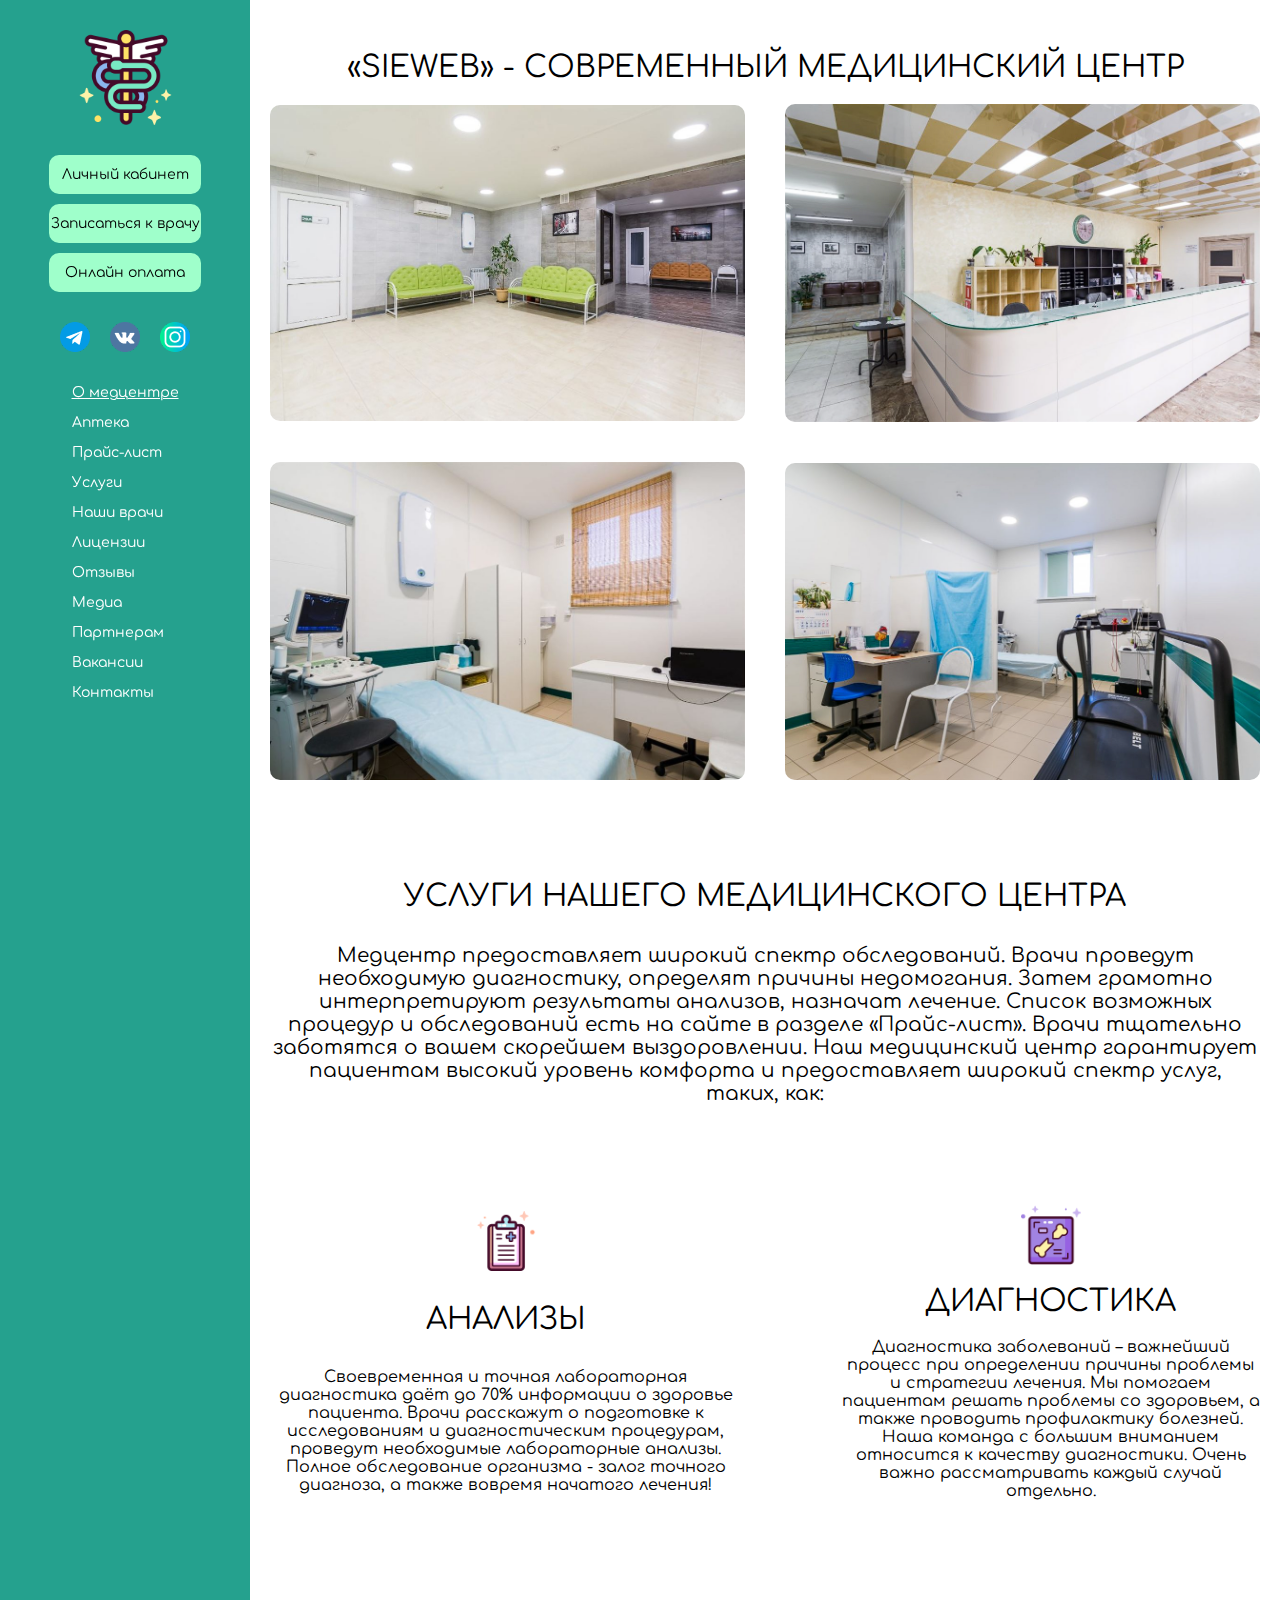
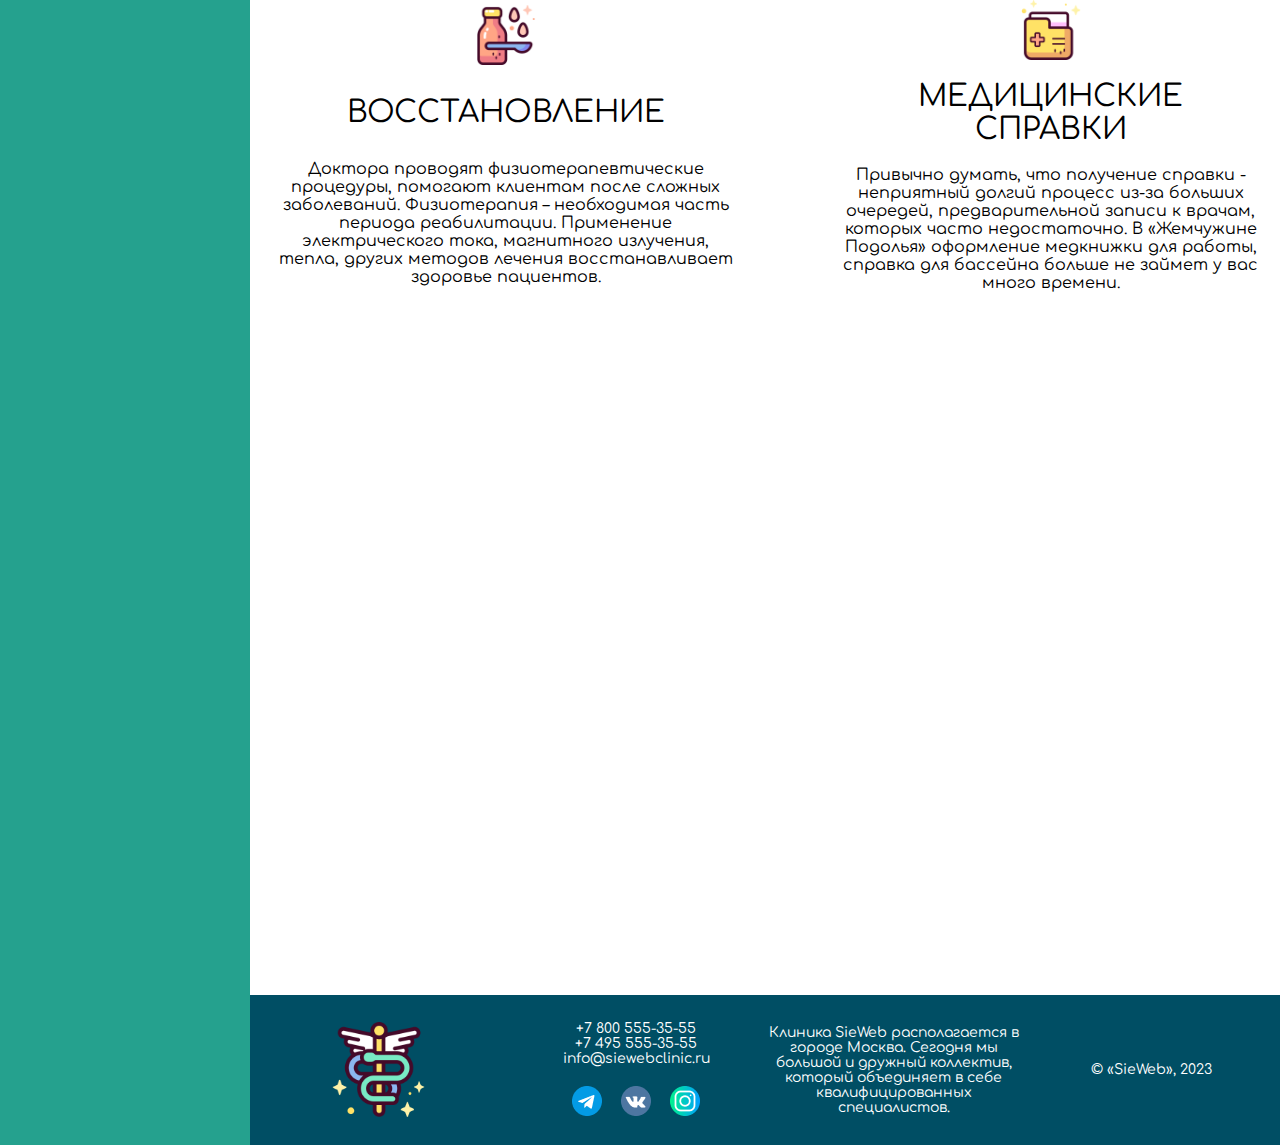
<file: index.html>
<!DOCTYPE html>
<html lang="en">
    <head>
        <meta charset="UTF-8" />
        <meta http-equiv="X-UA-Compatible" content="IE=edge" />
        <meta name="viewport" content="width=device-width, initial-scale=1.0" />
        <title>SieWeb</title>
        <link rel="stylesheet" href="index.css" />
    </head>
    <body id="index">
        <div class="menu">
            <menu>
                <img src="img/logo.png" alt="logo" id="logo" />
                <nav>
                    <button id="cabinet">Личный кабинет</button>
                    <button>Записаться к врачу</button>
                    <button>Онлайн оплата</button>
                </nav>
                <section class="media">
                    <a href="#"
                        ><img src="img/telegram.png" alt="telegram"
                    /></a>
                    <a href="#"><img src="img/vk.png" alt="vk" /></a>
                    <a href="#"
                        ><img src="img/instagram.png" alt="instagram"
                    /></a>
                </section>
                <section class="links">
                    <a href="#" class="active">О медцентре</a>
                    <a href="#">Аптека</a>
                    <a href="#">Прайс-лиcт</a>
                    <a href="#">Услуги</a>
                    <a href="#">Наши врачи</a>
                    <a href="#">Лицензии</a>
                    <a href="#">Отзывы</a>
                    <a href="#">Медиа</a>
                    <a href="#">Партнерам</a>
                    <a href="#">Вакансии</a>
                    <a href="#">Контакты</a>
                </section>
            </menu>
        </div>
        <div class="content">
            <div class="wrapper">
                <h1 class="title">«SIEWEB» - СОВРЕМЕННЫЙ МЕДИЦИНСКИЙ ЦЕНТР</h1>
                <div class="photo">
                    <img src="img/1.JPG" alt="Помещение мед центра" />
                    <img src="img/2.JPG" alt="Помещение мед центра" />
                    <img src="img/3.JPG" alt="Помещение мед центра" />
                    <img src="img/4.JPG" alt="Помещение мед центра" />
                </div>
                <section class="services">
                    <h1 class="title">УСЛУГИ НАШЕГО МЕДИЦИНСКОГО ЦЕНТРА</h1>
                    <p>
                        Медцентр предоставляет широкий спектр обследований.
                        Врачи проведут необходимую диагностику, определят
                        причины недомогания. Затем грамотно интерпретируют
                        результаты анализов, назначат лечение. Список возможных
                        процедур и обследований есть на сайте в разделе
                        «Прайс-лист». Врачи тщательно заботятся о вашем
                        скорейшем выздоровлении. Наш медицинский центр
                        гарантирует пациентам высокий уровень комфорта и
                        предоставляет широкий спектр услуг, таких, как:
                    </p>
                </section>
                <section class="service">
                    <div>
                        <img src="img/analyses.png" alt="Анализы" />
                        <p class="title">Анализы</p>
                        <p>
                            Своевременная и точная лабораторная диагностика даёт
                            до 70% информации о здоровье пациента. Врачи
                            расскажут о подготовке к исследованиям и
                            диагностическим процедурам, проведут необходимые
                            лабораторные анализы. Полное обследование организма
                            - залог точного диагноза, а также вовремя начатого
                            лечения!
                        </p>
                    </div>
                    <div>
                        <img src="img/diagnose.png" alt="Диагностика" />
                        <p class="title">Диагностика</p>
                        <p>
                            Диагностика заболеваний – важнейший процесс при
                            определении причины проблемы и стратегии лечения. Мы
                            помогаем пациентам решать проблемы со здоровьем, а
                            также проводить профилактику болезней. Наша команда
                            с большим вниманием относится к качеству
                            диагностики. Очень важно рассматривать каждый случай
                            отдельно.
                        </p>
                    </div>
                    <div>
                        <img src="img/recovery.png" alt="Восстановление" />
                        <p class="title">Восстановление</p>
                        <p>
                            Доктора проводят физиотерапевтические процедуры,
                            помогают клиентам после сложных заболеваний.
                            Физиотерапия – необходимая часть периода
                            реабилитации. Применение электрического тока,
                            магнитного излучения, тепла, других методов лечения
                            восстанавливает здоровье пациентов.
                        </p>
                    </div>
                    <div>
                        <img src="img/recepies.png" alt="Справки" />
                        <p class="title">Медицинские справки</p>
                        <p>
                            Привычно думать, что получение справки - неприятный
                            долгий процесс из-за больших очередей,
                            предварительной записи к врачам, которых часто
                            недостаточно. В «Жемчужине Подолья» оформление
                            медкнижки для работы, справка для бассейна больше не
                            займет у вас много времени.
                        </p>
                    </div>
                </section>
                <section class="video">
                    <iframe
                        width="100%"
                        height="500px"
                        src="https://www.youtube.com/embed/v19THGkTpmE"
                        title="YouTube video player"
                        frameborder="0"
                        allow="accelerometer; autoplay; clipboard-write; encrypted-media; gyroscope; picture-in-picture; web-share"
                        allowfullscreen
                    ></iframe>
                </section>
            </div>
            <footer>
                <img src="img/logo.png" alt="" id="logo" />
                <div class="contact">
                    <p>+7 800 555-35-55</p>
                    <p>+7 495 555-35-55</p>
                    <p>info@siewebclinic.ru</p>
                    <div class="media">
                        <a href="#"
                            ><img src="img/telegram.png" alt="telegram"
                        /></a>
                        <a href="#"><img src="img/vk.png" alt="vk" /></a>
                        <a href="#"
                            ><img src="img/instagram.png" alt="instagram"
                        /></a>
                    </div>
                </div>
                <p>
                    Клиника SieWeb располагается в городе Москва. Сегодня мы
                    большой и дружный коллектив, который объединяет в себе
                    квалифицированных специалистов.
                </p>
                <p>© «SieWeb», 2023</p>
            </footer>
        </div>
    </body>
    <script src="index.js"></script>
</html>
</file>
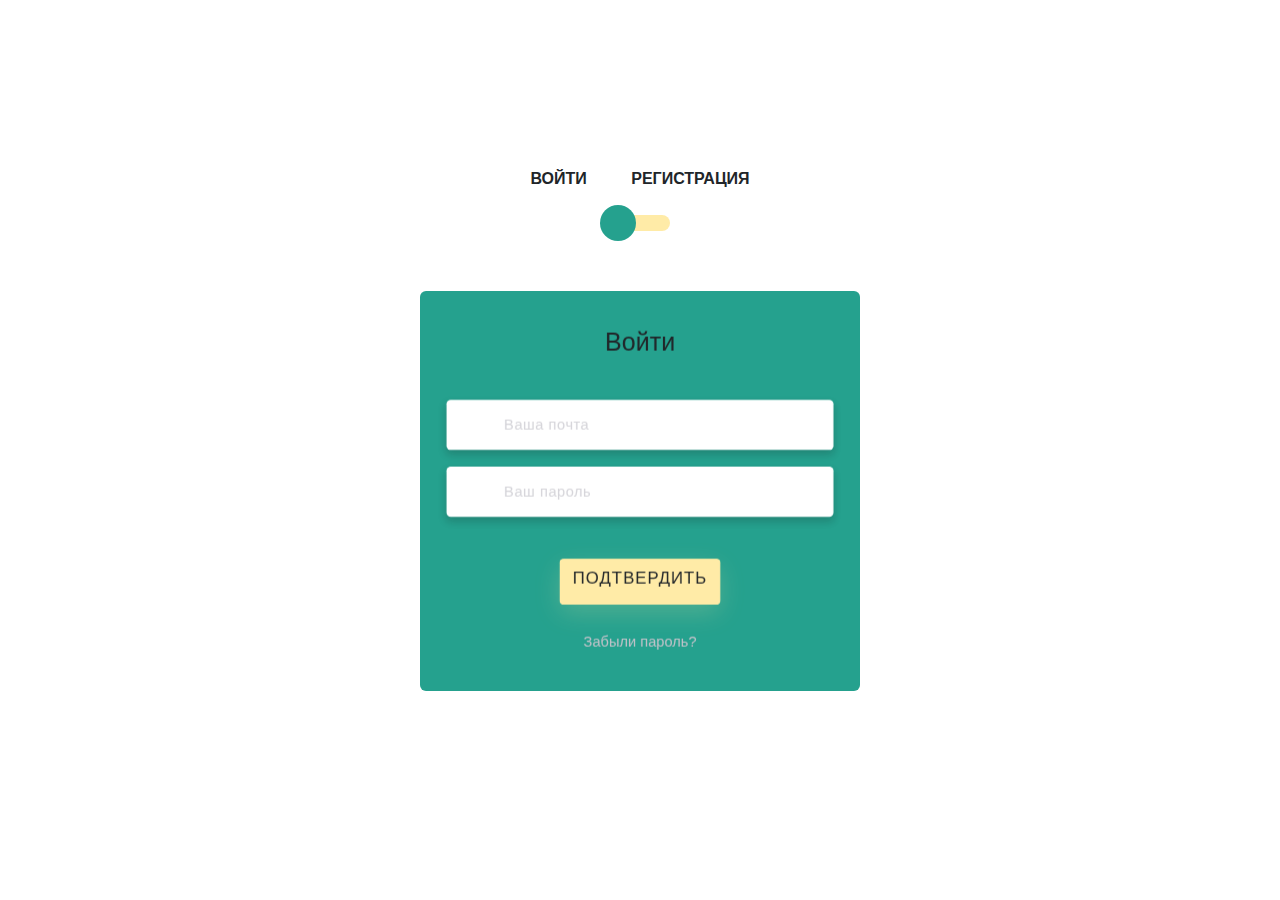
<file: registration.html>
<!DOCTYPE html>
<html lang="en">
    <head>
        <meta charset="UTF-8" />
        <meta http-equiv="X-UA-Compatible" content="IE=edge" />
        <meta name="viewport" content="width=device-width, initial-scale=1.0" />
        <link rel="stylesheet" href="registration.css" />
        <link rel="stylesheet" href="https://cdnjs.cloudflare.com/ajax/libs/twitter-bootstrap/4.5.0/css/bootstrap.min.css">
        <link rel="stylesheet" href="https://unicons.iconscout.com/release/v2.1.9/css/unicons.css">
        <title>SieWeb</title>
    </head>
    <body id="registration">
        <div class="section">
            <div class="container">
                <div class="row full-height justify-content-center">
                    <div class="col-12 text-center align-self-center py-5">
                        <div class="section pb-5 pt-5 pt-sm-2 text-center">
                            <h6 class="mb-0 pb-3">
                                <span>Войти </span><span>Регистрация</span>
                            </h6>
                            <input
                                class="checkbox"
                                type="checkbox"
                                id="reg-log"
                                name="reg-log"
                            />
                            <label for="reg-log"></label>
                            <div class="card-3d-wrap mx-auto">
                                <div class="card-3d-wrapper">
                                    <div class="card-front">
                                        <div class="center-wrap">
                                            <div class="section text-center">
                                                <h4 class="mb-4 pb-3">
                                                    Войти
                                                </h4>
                                                <div class="form-group">
                                                    <input
                                                        type="email"
                                                        name="logemail"
                                                        class="form-style"
                                                        placeholder="Ваша почта"
                                                        id="logemail"
                                                        autocomplete="off"
                                                    />
                                                    <i
                                                        class="input-icon uil uil-at"
                                                    ></i>
                                                </div>
                                                <div class="form-group mt-2">
                                                    <input
                                                        type="password"
                                                        name="logpass"
                                                        class="form-style"
                                                        placeholder="Ваш пароль"
                                                        id="logpass"
                                                        autocomplete="off"
                                                    />
                                                    <i
                                                        class="input-icon uil uil-lock-alt"
                                                    ></i>
                                                </div>
                                                <a href="index.html" class="btn mt-4" id="toindex"
                                                    >Подтвердить</a
                                                >
                                                <p
                                                    class="mb-0 mt-4 text-center"
                                                >
                                                    <a href="#0" class="link"
                                                        >Забыли пароль?</a
                                                    >
                                                </p>
                                            </div>
                                        </div>
                                    </div>
                                    <div class="card-back">
                                        <div class="center-wrap">
                                            <div class="section text-center">
                                                <h4 class="mb-4 pb-3">
                                                    Регистрация
                                                </h4>
                                                <div class="form-group">
                                                    <input
                                                        type="text"
                                                        name="logname"
                                                        class="form-style"
                                                        placeholder="Имя"
                                                        id="logname"
                                                        autocomplete="off"
                                                    />
                                                    <i
                                                        class="input-icon uil uil-user"
                                                    ></i>
                                                </div>
                                                <div class="form-group mt-2">
                                                    <input
                                                        type="email"
                                                        name="logemail"
                                                        class="form-style"
                                                        placeholder="Почта"
                                                        id="logemail"
                                                        autocomplete="off"
                                                    />
                                                    <i
                                                        class="input-icon uil uil-at"
                                                    ></i>
                                                </div>
                                                <div class="form-group mt-2">
                                                    <input
                                                        type="password"
                                                        name="logpass"
                                                        class="form-style"
                                                        placeholder="Пароль"
                                                        id="logpass"
                                                        autocomplete="off"
                                                    />
                                                    <i
                                                        class="input-icon uil uil-lock-alt"
                                                    ></i>
                                                </div>
                                                <a href="#" class="btn mt-4"
                                                    >Подтвердить</a
                                                >
                                            </div>
                                        </div>
                                    </div>
                                </div>
                            </div>
                        </div>
                    </div>
                </div>
            </div>
        </div>
    </body>
    <script src="index.js"></script>
</html>
</file>
<file: index.css>
@import url('https://fonts.googleapis.com/css2?family=Comfortaa&display=swap');

* {
    box-sizing: border-box;
    margin: 0;
    padding: 0;
    text-decoration: none;
    font-family: 'Comfortaa', cursive;
    font-size: 14px;
    color: black;
}

*::-webkit-scrollbar {
    width: 0px;
}

html {
    height: 100%;
}

button {
    width: 152px;
    height: 39px;
    background: #9FFFCB;
    border-radius: 10px;
    border: none;
}

body {
    background: white;
    display: flex;
    height: max-content;
    box-sizing: content-box;
}

#logo {
    width: 95px;
    height: auto;
}

.menu {
    position: relative;
    width: 250px;
    flex-shrink: 0;
    background: #25A18E;
}

menu {
    position: sticky;
    top: 0;
    overflow: auto;
    height: fit-content;
    width: 100%;

    display: flex;
    flex-direction: column;
    align-items: center;
    padding: 30px 0;
}

menu::-webkit-scrollbar {
    width: 0px;
}

menu nav {
    margin-top: 20px;
    display: flex;
    flex-direction: column;

    height: max-content;
}

menu nav button {
    margin-top: 10px;
}

.media { 
    margin-top: 30px;
    width: 60%;
    display: flex;
    justify-content: space-around;
}

.media img {
    width: 30px;
    height: auto;
}

menu .links {
    display: grid;
    margin-top: 30px;
    grid-template-rows: repeat(11, 30px);
}

menu .links a {
    color: white;
}

menu .links .active {
    text-decoration: underline 1px solid white;
}

.content {
    height: 100%;
    width: 100%;
}

.content .wrapper {
    display: grid;
    grid-template-rows: repeat(6, auto);
    grid-template-columns: 1fr;
    margin-top: 51px;
    gap: 100px;
    padding: 0 20px;
}

.content .title {
    text-align: center;
    font-size: 30px;
    font-style: normal;
    font-weight: 400;
}

.photo {
    margin-top: -80px;
    position: relative;
    width: 100%;
    height: fit-content;

    display: grid;
    grid-template-columns: 1fr 1fr;
    grid-template-rows: auto auto;
    gap: 40px;
}

.photo img {
    max-width: 600px;
    width: 100%;
    height: auto;
    align-self: center;
    justify-self: center;
    border-radius: 10px;
}

.services p {
    margin-top: 31px;
    font-size: 20px;
    text-align: center;
    width: 100%;
}

.service {
    display: grid;
    grid-template-columns: repeat(2, auto);
    grid-template-rows: repeat(2, auto);
    gap: 100px;
}

.service div {
    display: grid;
    grid-template-rows: repeat(3, auto);
    align-items: center;
    justify-items: center;
    gap: 20px;
}

.service div img {
    width: 60px;
    height: auto;
}

.service div .title {
    text-transform: uppercase;
}

.service div p {
    text-align: center;
    font-size: 16px;
}

.video {
    width: 100%;
    height: max-content;
}

footer {
    height: 150px;
    background: #004E64;
    width: 100%;

    display: grid;
    grid-template-columns: repeat(4, 1fr);
    justify-items: center;
    align-items: center;
}

footer * {
    color: white;
    text-align: center;
}

.contact {
    display: grid;
    grid-template-rows: repeat(4, auto);
}

.contact .media {
    margin-top: 20px;
    width: 100%;
}

#registration {
    display: flex;
    justify-content: center;
    align-items: center;
    height: 100%;
}

#registration .container {
    width: 750px;
    height: 400px;
    border-radius: 10px;
    background: #9FFFCB;
    box-shadow: 1px 1px 50px 10px rgba(0, 0, 0, 0.090);
}
</file>
<file: registration.css>
@import url('https://fonts.googleapis.com/css2?family=Comfortaa&display=swap');

body {
    font-family: 'Comfortaa', cursive;
    font-weight: 300;
    font-size: 15px;
    line-height: 1.7;
    color: #c4c3ca;
    background-color: white !important;
    overflow-x: hidden;
}
a {
    cursor: pointer;
    transition: all 200ms linear;
}
a:hover {
    text-decoration: none;
}
.link {
    color: #c4c3ca;
}
.link:hover {
    color: #ffeba7;
}
p {
    font-weight: 500;
    font-size: 14px;
    line-height: 1.7;
}
h4 {
    font-weight: 600;
}
h6 span {
    padding: 0 20px;
    text-transform: uppercase;
    font-weight: 700;
}
.section {
    position: relative;
    width: 100%;
    display: block;
}
.full-height {
    min-height: 100vh;
}
[type="checkbox"]:checked,
[type="checkbox"]:not(:checked) {
    position: absolute;
    left: -9999px;
}
.checkbox:checked + label,
.checkbox:not(:checked) + label {
    position: relative;
    display: block;
    text-align: center;
    width: 60px;
    height: 16px;
    border-radius: 8px;
    padding: 0;
    margin: 10px auto;
    cursor: pointer;
    background-color: #ffeba7;
}
.checkbox:checked + label:before,
.checkbox:not(:checked) + label:before {
    position: absolute;
    display: block;
    width: 36px;
    height: 36px;
    border-radius: 50%;
    color: #ffeba7;
    background-color: #25A18E !important;
    font-family: "unicons";
    content: "\eb4f";
    z-index: 20;
    top: -10px;
    left: -10px;
    line-height: 36px;
    text-align: center;
    font-size: 24px;
    transition: all 0.5s ease;
}
.checkbox:checked + label:before {
    transform: translateX(44px) rotate(-270deg);
}

.card-3d-wrap {
    position: relative;
    width: 440px;
    max-width: 100%;
    height: 400px;
    -webkit-transform-style: preserve-3d;
    transform-style: preserve-3d;
    perspective: 800px;
    margin-top: 60px;
}
.card-3d-wrapper {
    width: 100%;
    height: 100%;
    position: absolute;
    top: 0;
    left: 0;
    -webkit-transform-style: preserve-3d;
    transform-style: preserve-3d;
    transition: all 600ms ease-out;
}
.card-front,
.card-back {
    width: 100%;
    height: 100%;
    background-color: #25A18E;
    background-image: url("https://s3-us-west-2.amazonaws.com/s.cdpn.io/1462889/pat.svg");
    background-position: bottom center;
    background-repeat: no-repeat;
    background-size: 300%;
    position: absolute;
    border-radius: 6px;
    left: 0;
    top: 0;
    -webkit-transform-style: preserve-3d;
    transform-style: preserve-3d;
    -webkit-backface-visibility: hidden;
    -moz-backface-visibility: hidden;
    -o-backface-visibility: hidden;
    backface-visibility: hidden;
}
.card-back {
    transform: rotateY(180deg);
}
.checkbox:checked ~ .card-3d-wrap .card-3d-wrapper {
    transform: rotateY(180deg);
}
.center-wrap {
    position: absolute;
    width: 100%;
    padding: 0 35px;
    top: 50%;
    left: 0;
    transform: translate3d(0, -50%, 35px) perspective(100px);
    z-index: 20;
    display: block;
}

.form-group {
    position: relative;
    display: block;
    margin: 0;
    padding: 0;
}
.form-style {
    padding: 13px 20px;
    padding-left: 55px;
    height: 48px;
    width: 100%;
    font-weight: 500;
    border-radius: 4px;
    font-size: 14px;
    line-height: 22px;
    letter-spacing: 0.5px;
    outline: none;
    color: black;
    background-color: white;
    border: none;
    -webkit-transition: all 200ms linear;
    transition: all 200ms linear;
    box-shadow: 0 4px 8px 0 rgba(21, 21, 21, 0.2);
}
.form-style:focus,
.form-style:active {
    border: none;
    outline: none;
    box-shadow: 0 4px 8px 0 rgba(21, 21, 21, 0.2);
}
.input-icon {
    position: absolute;
    top: 0;
    left: 18px;
    height: 48px;
    font-size: 24px;
    line-height: 48px;
    text-align: left;
    color: #ffeba7;
    -webkit-transition: all 200ms linear;
    transition: all 200ms linear;
}

.form-group input:-ms-input-placeholder {
    color: #c4c3ca;
    opacity: 0.7;
    -webkit-transition: all 200ms linear;
    transition: all 200ms linear;
}
.form-group input::-moz-placeholder {
    color: #c4c3ca;
    opacity: 0.7;
    -webkit-transition: all 200ms linear;
    transition: all 200ms linear;
}
.form-group input:-moz-placeholder {
    color: #c4c3ca;
    opacity: 0.7;
    -webkit-transition: all 200ms linear;
    transition: all 200ms linear;
}
.form-group input::-webkit-input-placeholder {
    color: #c4c3ca;
    opacity: 0.7;
    -webkit-transition: all 200ms linear;
    transition: all 200ms linear;
}
.form-group input:focus:-ms-input-placeholder {
    opacity: 0;
    -webkit-transition: all 200ms linear;
    transition: all 200ms linear;
}
.form-group input:focus::-moz-placeholder {
    opacity: 0;
    -webkit-transition: all 200ms linear;
    transition: all 200ms linear;
}
.form-group input:focus:-moz-placeholder {
    opacity: 0;
    -webkit-transition: all 200ms linear;
    transition: all 200ms linear;
}
.form-group input:focus::-webkit-input-placeholder {
    opacity: 0;
    -webkit-transition: all 200ms linear;
    transition: all 200ms linear;
}

.btn {
    border-radius: 4px;
    height: 44px;
    font-size: 13px;
    font-weight: 600;
    text-transform: uppercase;
    -webkit-transition: all 200ms linear;
    transition: all 200ms linear;
    padding: 0 30px;
    letter-spacing: 1px;
    display: -webkit-inline-flex;
    display: -ms-inline-flexbox;
    display: inline-flex;
    -webkit-align-items: center;
    -moz-align-items: center;
    -ms-align-items: center;
    align-items: center;
    -webkit-justify-content: center;
    -moz-justify-content: center;
    -ms-justify-content: center;
    justify-content: center;
    -ms-flex-pack: center;
    text-align: center;
    border: none;
    background-color: #ffeba7 !important;
    color: #102770;
    box-shadow: 0 8px 24px 0 rgba(255, 235, 167, 0.2);
}
.btn:active,
.btn:focus {
    background-color: #102770;
    color: black;
    box-shadow: 0 8px 24px 0 rgba(16, 39, 112, 0.2);
}
.btn:hover {
    background-color: #102770;
    color: black;
    box-shadow: 0 8px 24px 0 rgba(16, 39, 112, 0.2);
}

.logo {
    position: absolute;
    top: 30px;
    right: 30px;
    display: block;
    z-index: 100;
    transition: all 250ms linear;
}
.logo img {
    height: 26px;
    width: auto;
    display: block;
}
</file>
